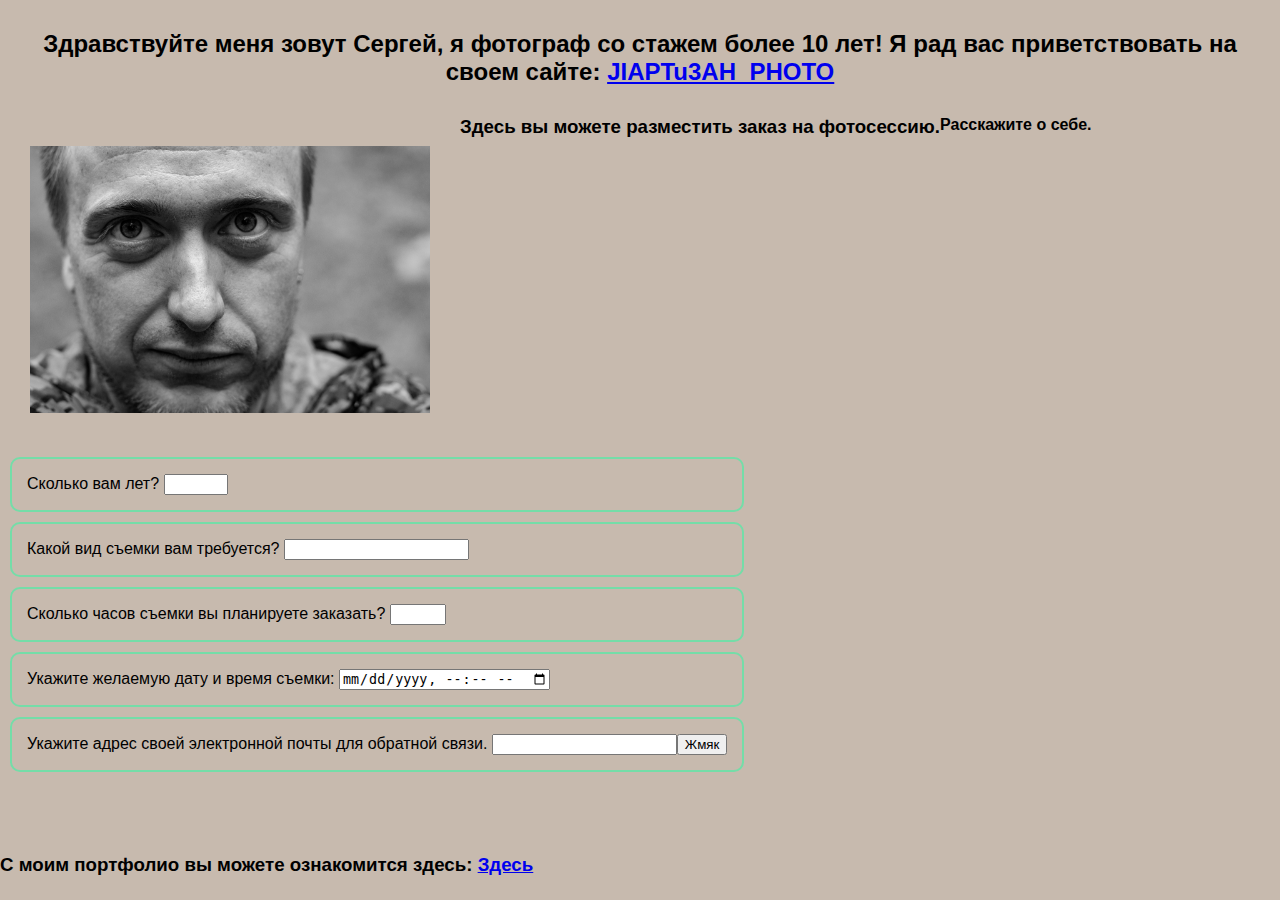
<file: index.html>
<!DOCTYPE html>
<html lang="en">
<head>
    <meta charset="UTF-8">
    <meta http-equiv="X-UA-Compatible" content="IE=edge">
    <meta name="viewport" content="width=device-width, initial-scale=1.0">
    <title>JIAPTu3AH_PHOTO</title>

    <link rel="stylesheet" href="01.css">
</head>
<body class="body">
    

    <h2 class="img">Здравствуйте меня зовут Сергей, я фотограф со стажем более 10 лет! Я рад вас приветствовать на своем сайте: <a target="_blank" href="index.html">JIAPTu3AH_PHOTO</a> </h2>

   <p class="img"><img  width="400" src="1.jpg"></p>
   <br>

    <h3>
        Здесь вы можете разместить заказ на фотосессию.
    </h3>
    <br>
    <h4>Расскажите о себе.</h4>

    <form>

        <div class="box">
            <label>Сколько вам лет?</label>
        <input type="number" max="100" min="1"></div>

        <div class="box">
            <label>Какой вид съемки вам требуется?</label>
        <input type="text" cols="10" rows="10"></div>

        <div class="box">
            <label>Сколько часов съемки вы планируете заказать?</label>
            <input type="number" max="10" min="1">

        </div>

        <div class="box">
            <label>Укажите желаемую дату и время съемки:</label>
            <input type="datetime-local">
        </div>

        <div class="box">
            <label>Укажите адрес своей электронной почты для обратной связи.</label> 
            <input type="email"><input type="button" value="Жмяк"></div>
<br>
<br>
<br>
<br>
            <h3>
                С моим портфолио вы можете ознакомится здесь:
                <a target="_blank" href="portfolio.html">Здесь</a>
            </h3>
        
            

        
    </form>










    
    
</body>
</html>
</file>
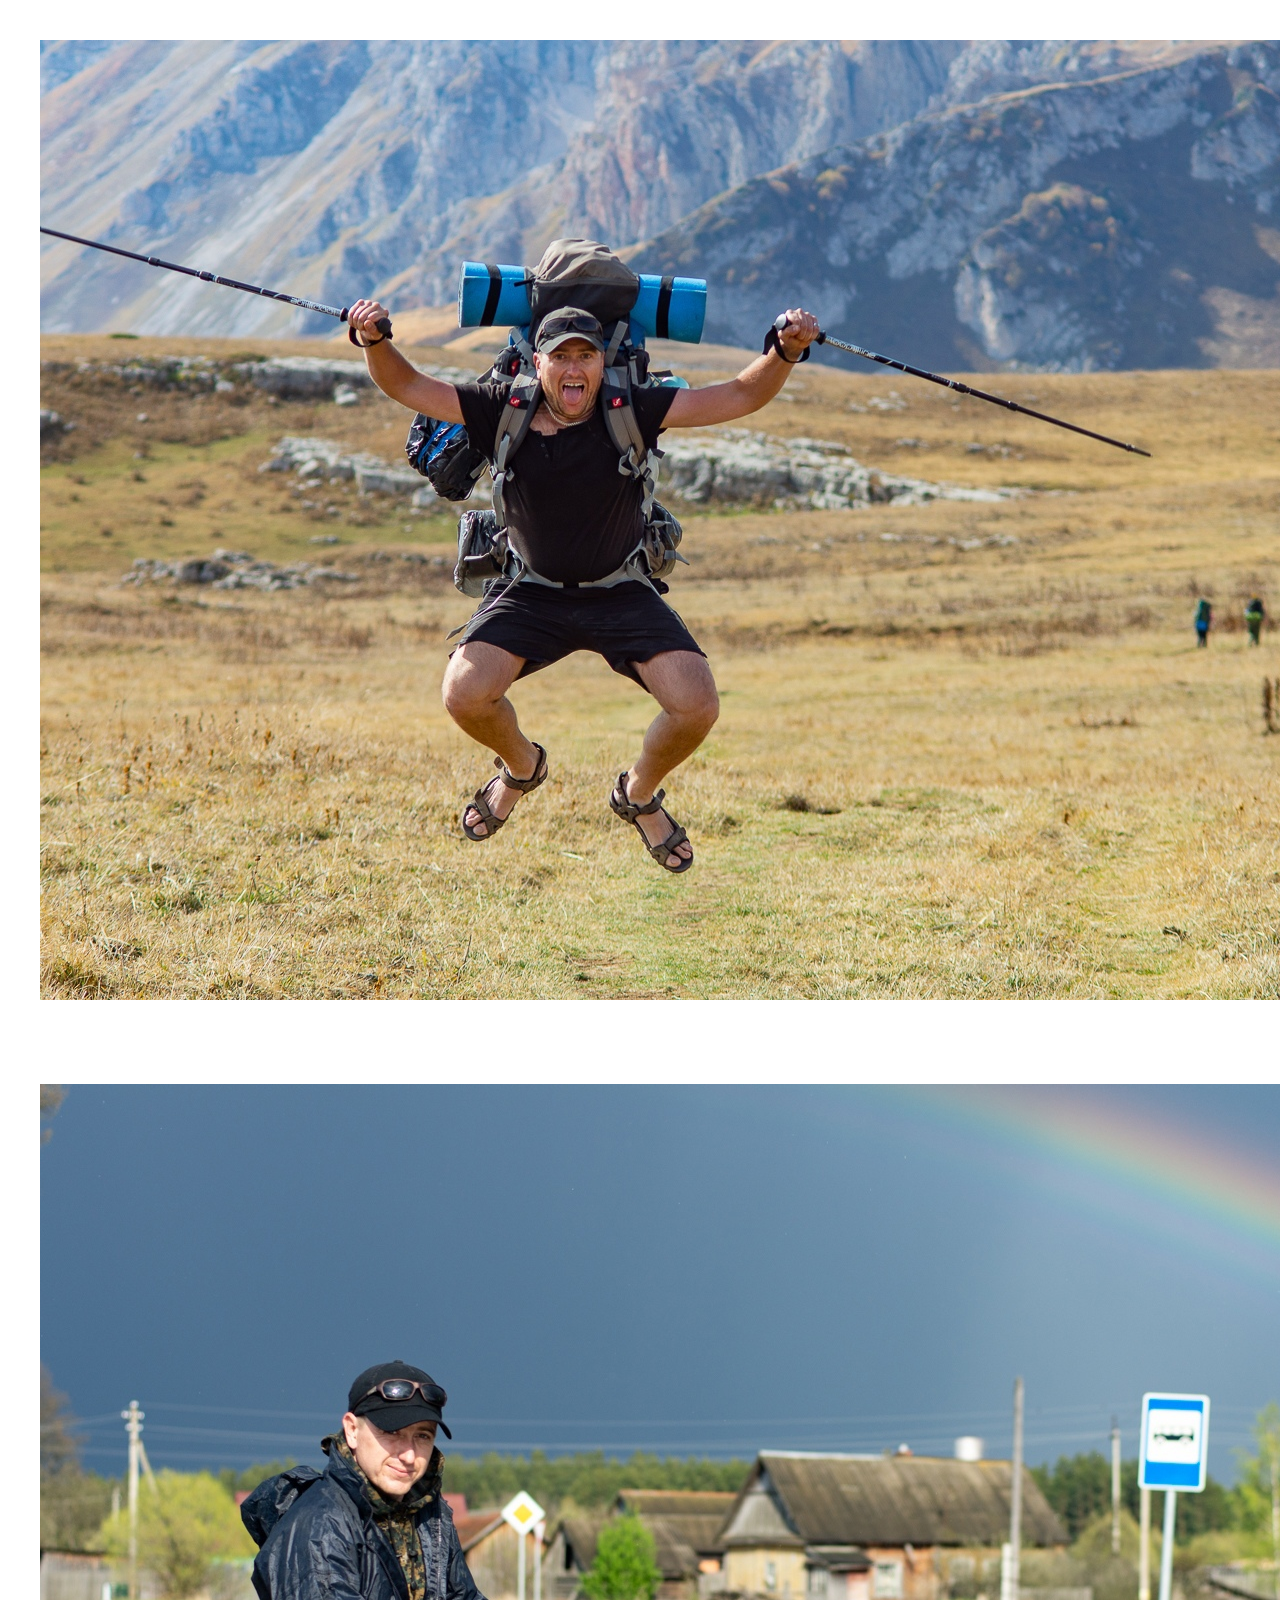
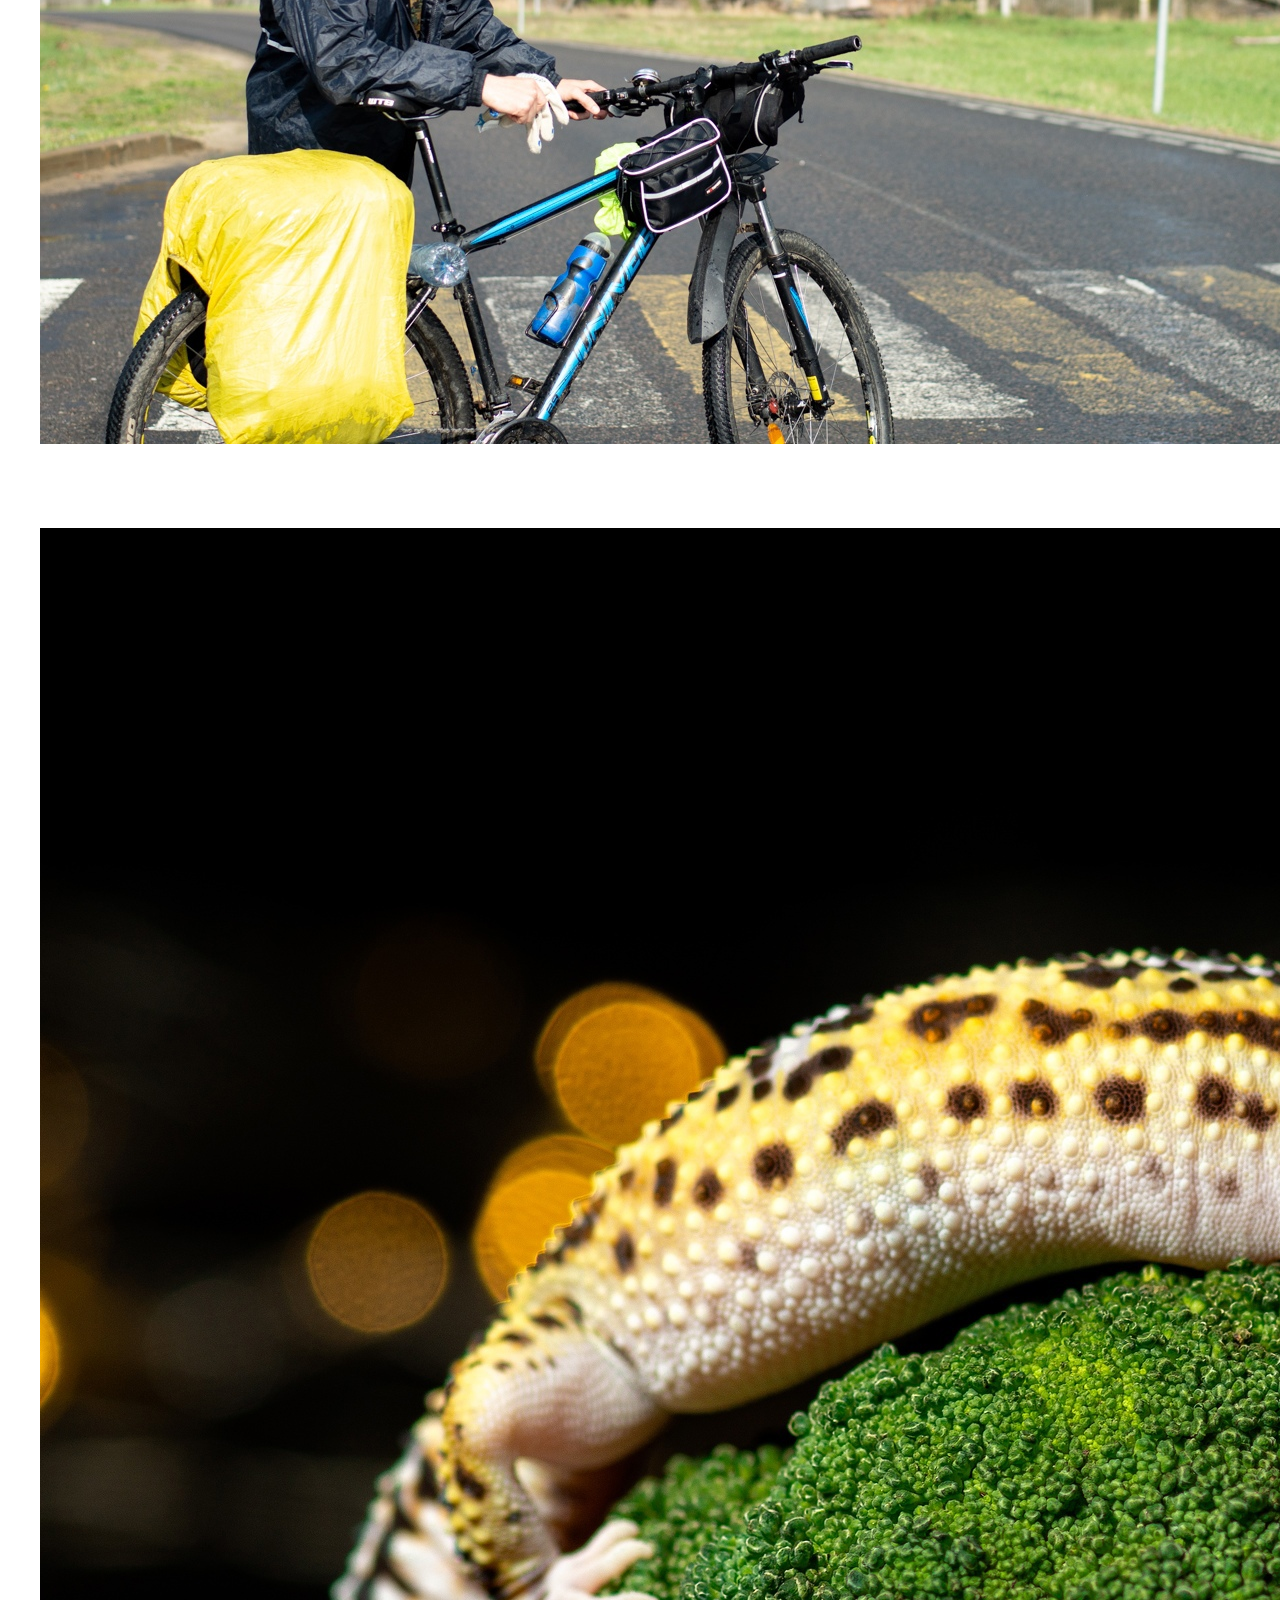
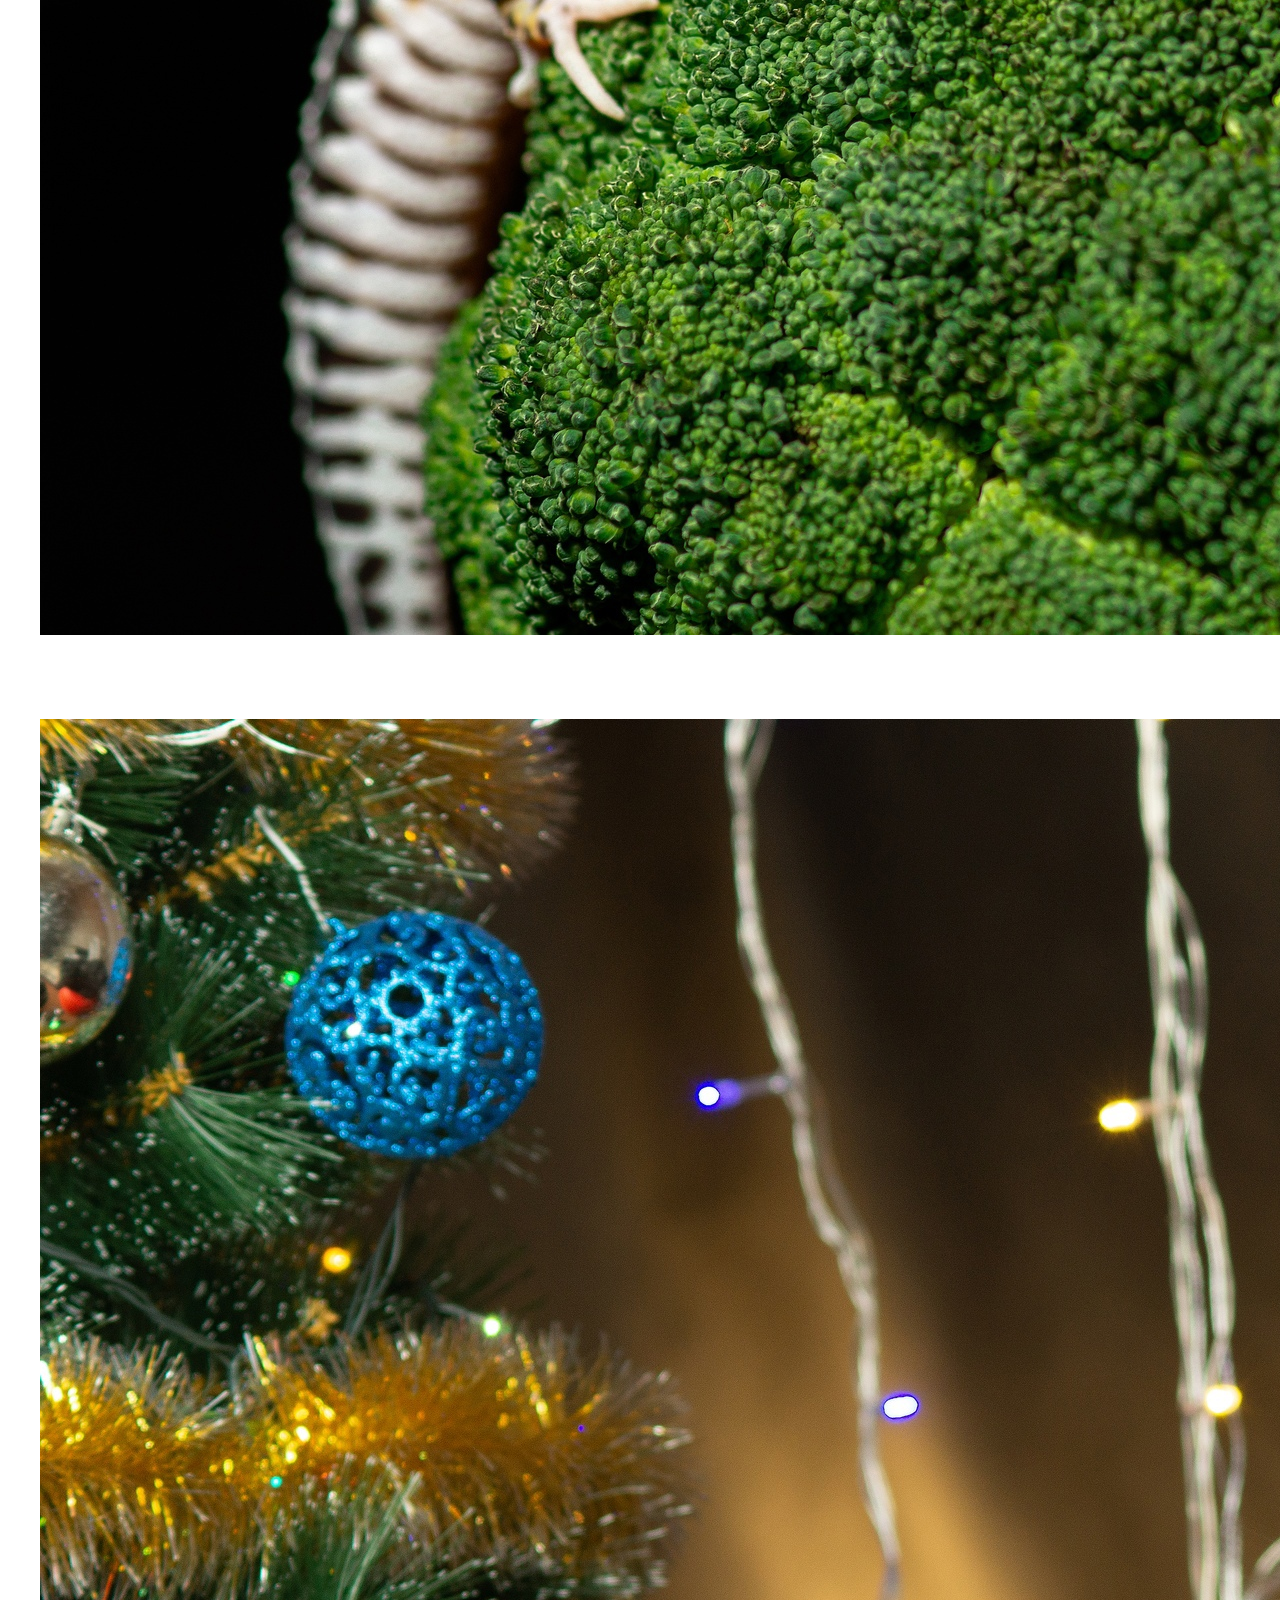
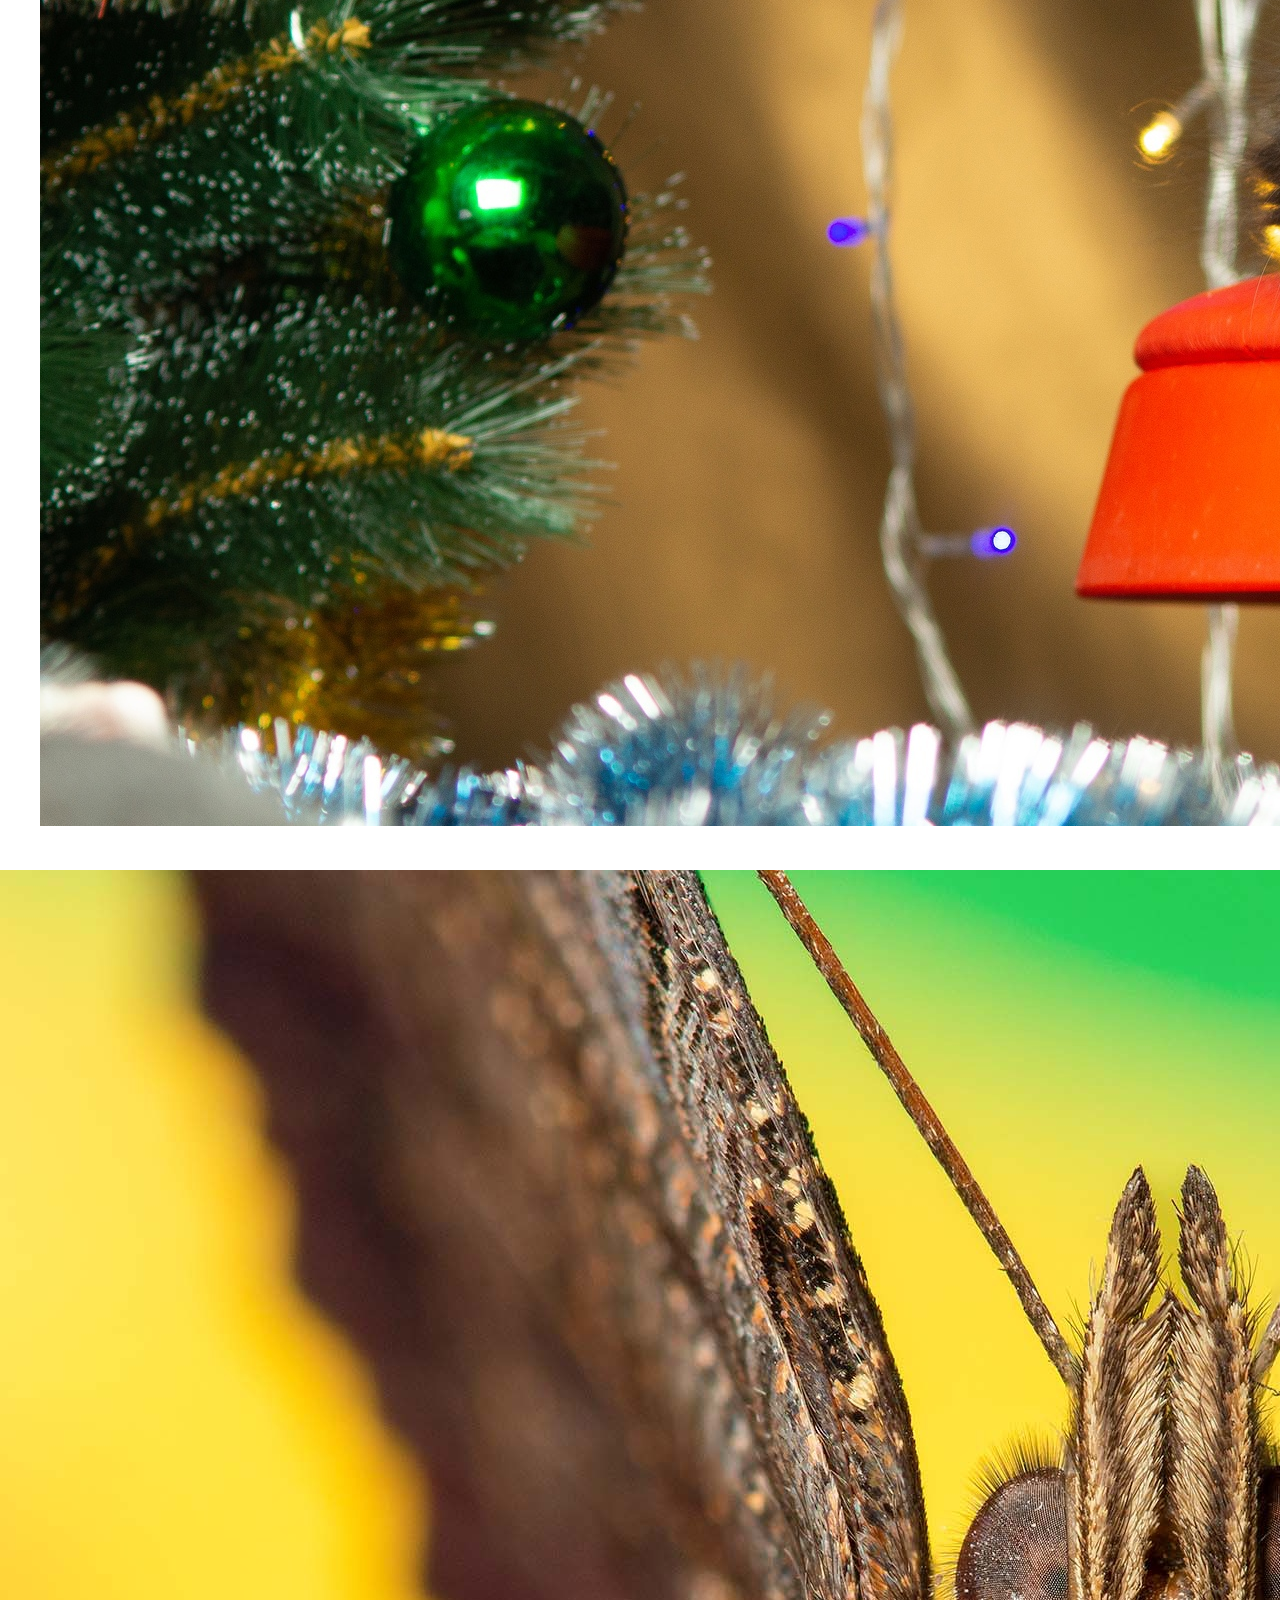
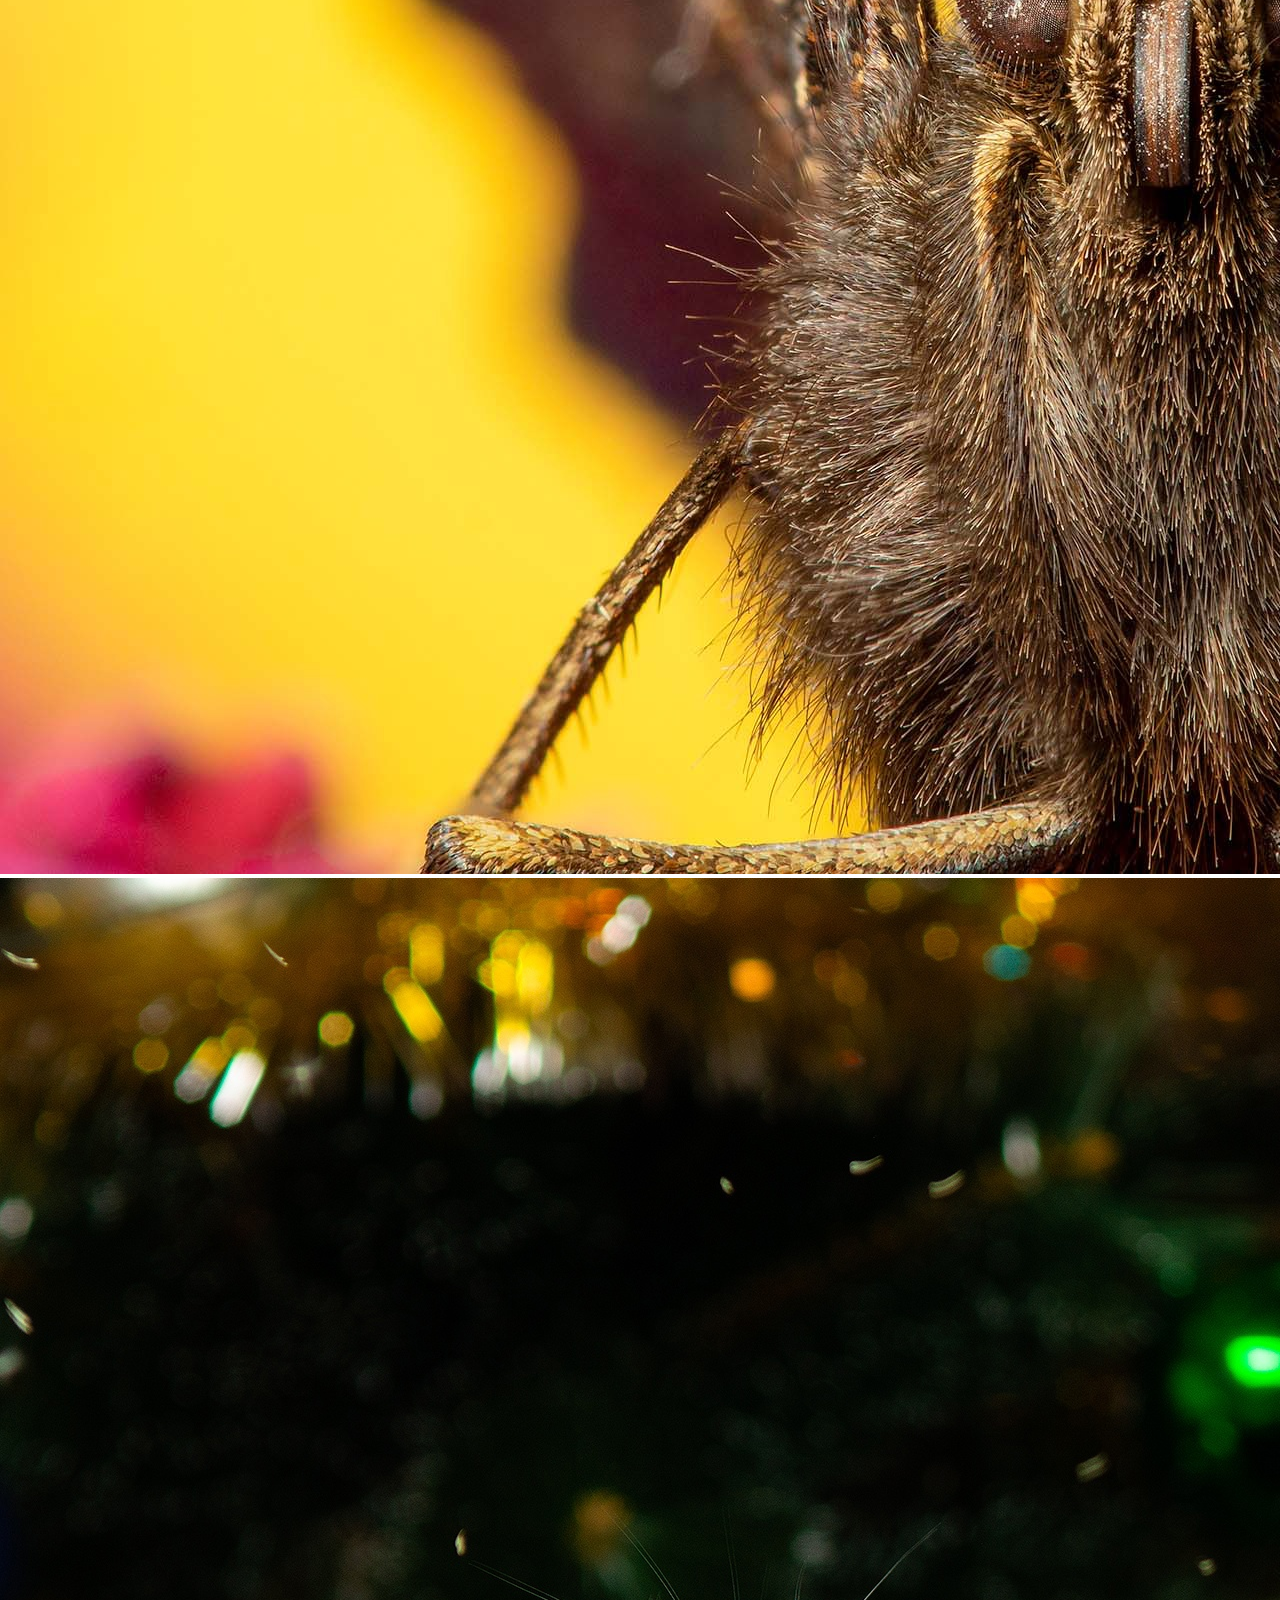
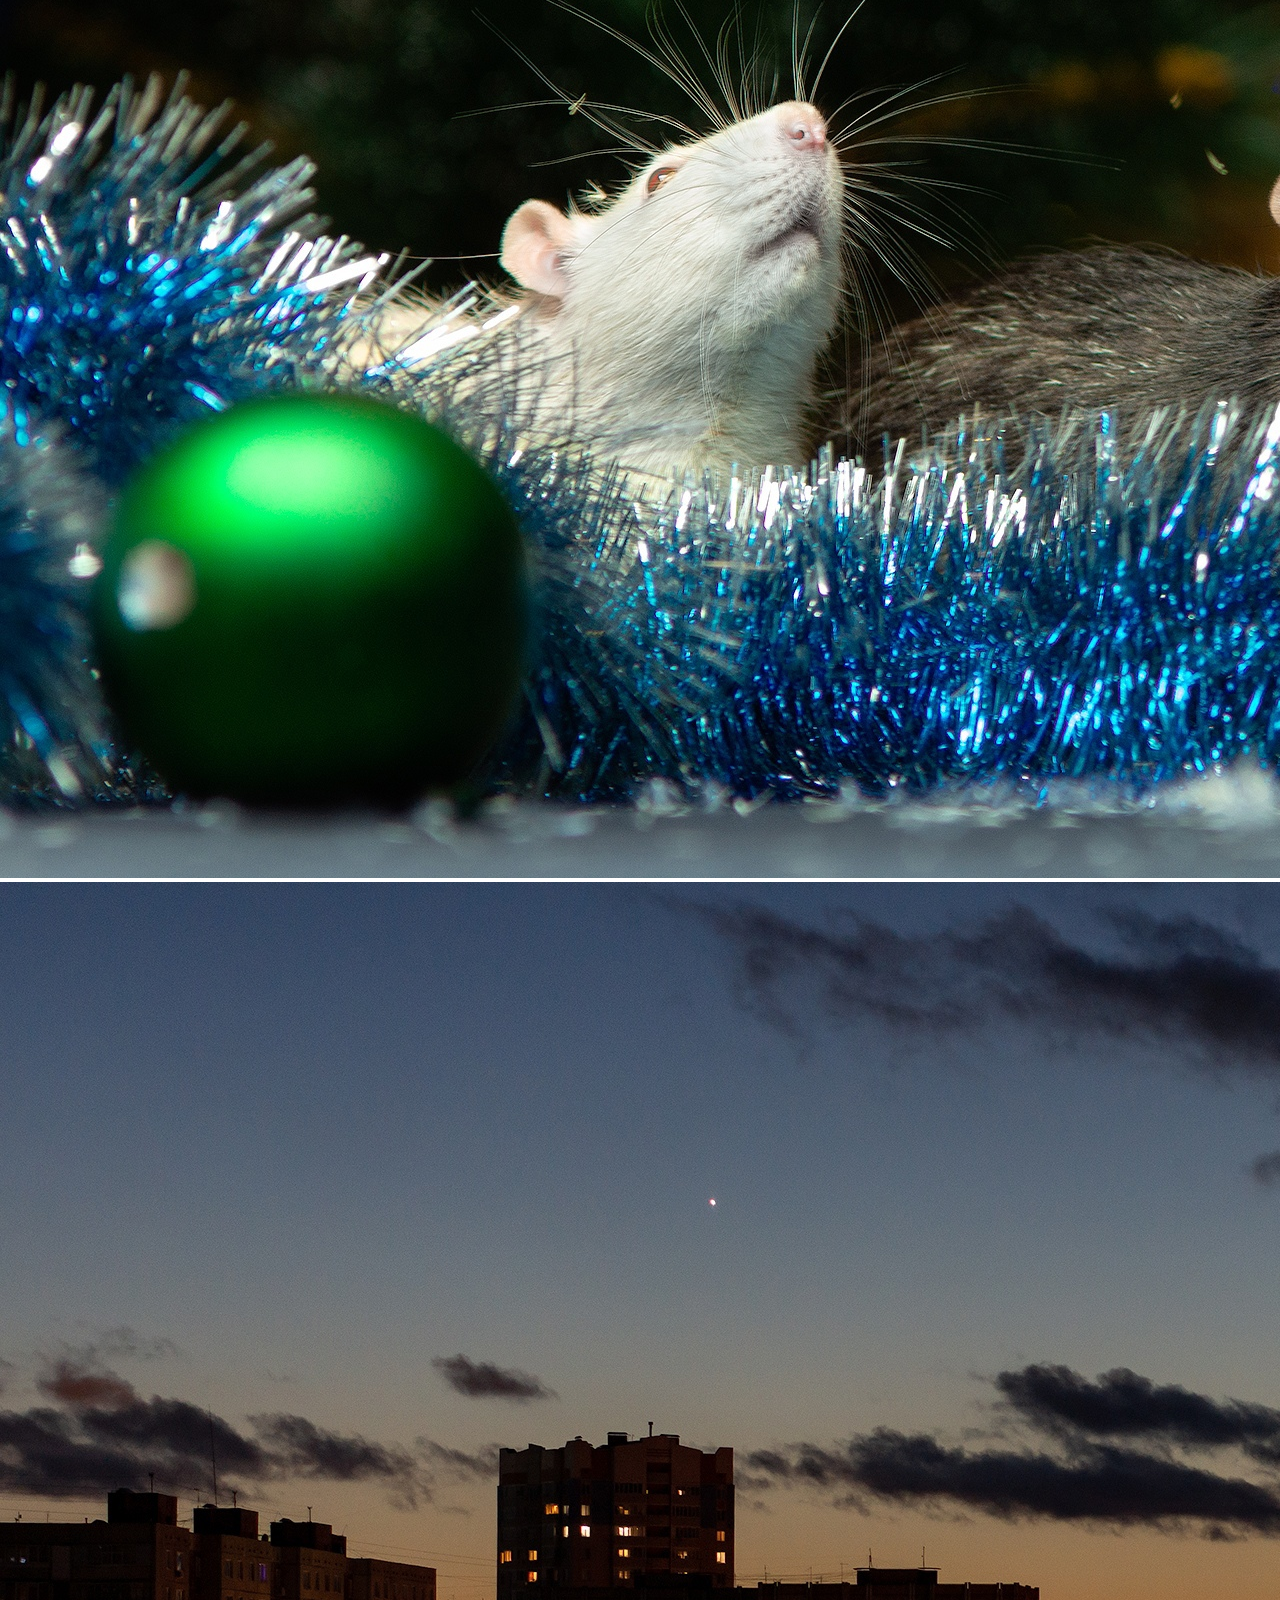
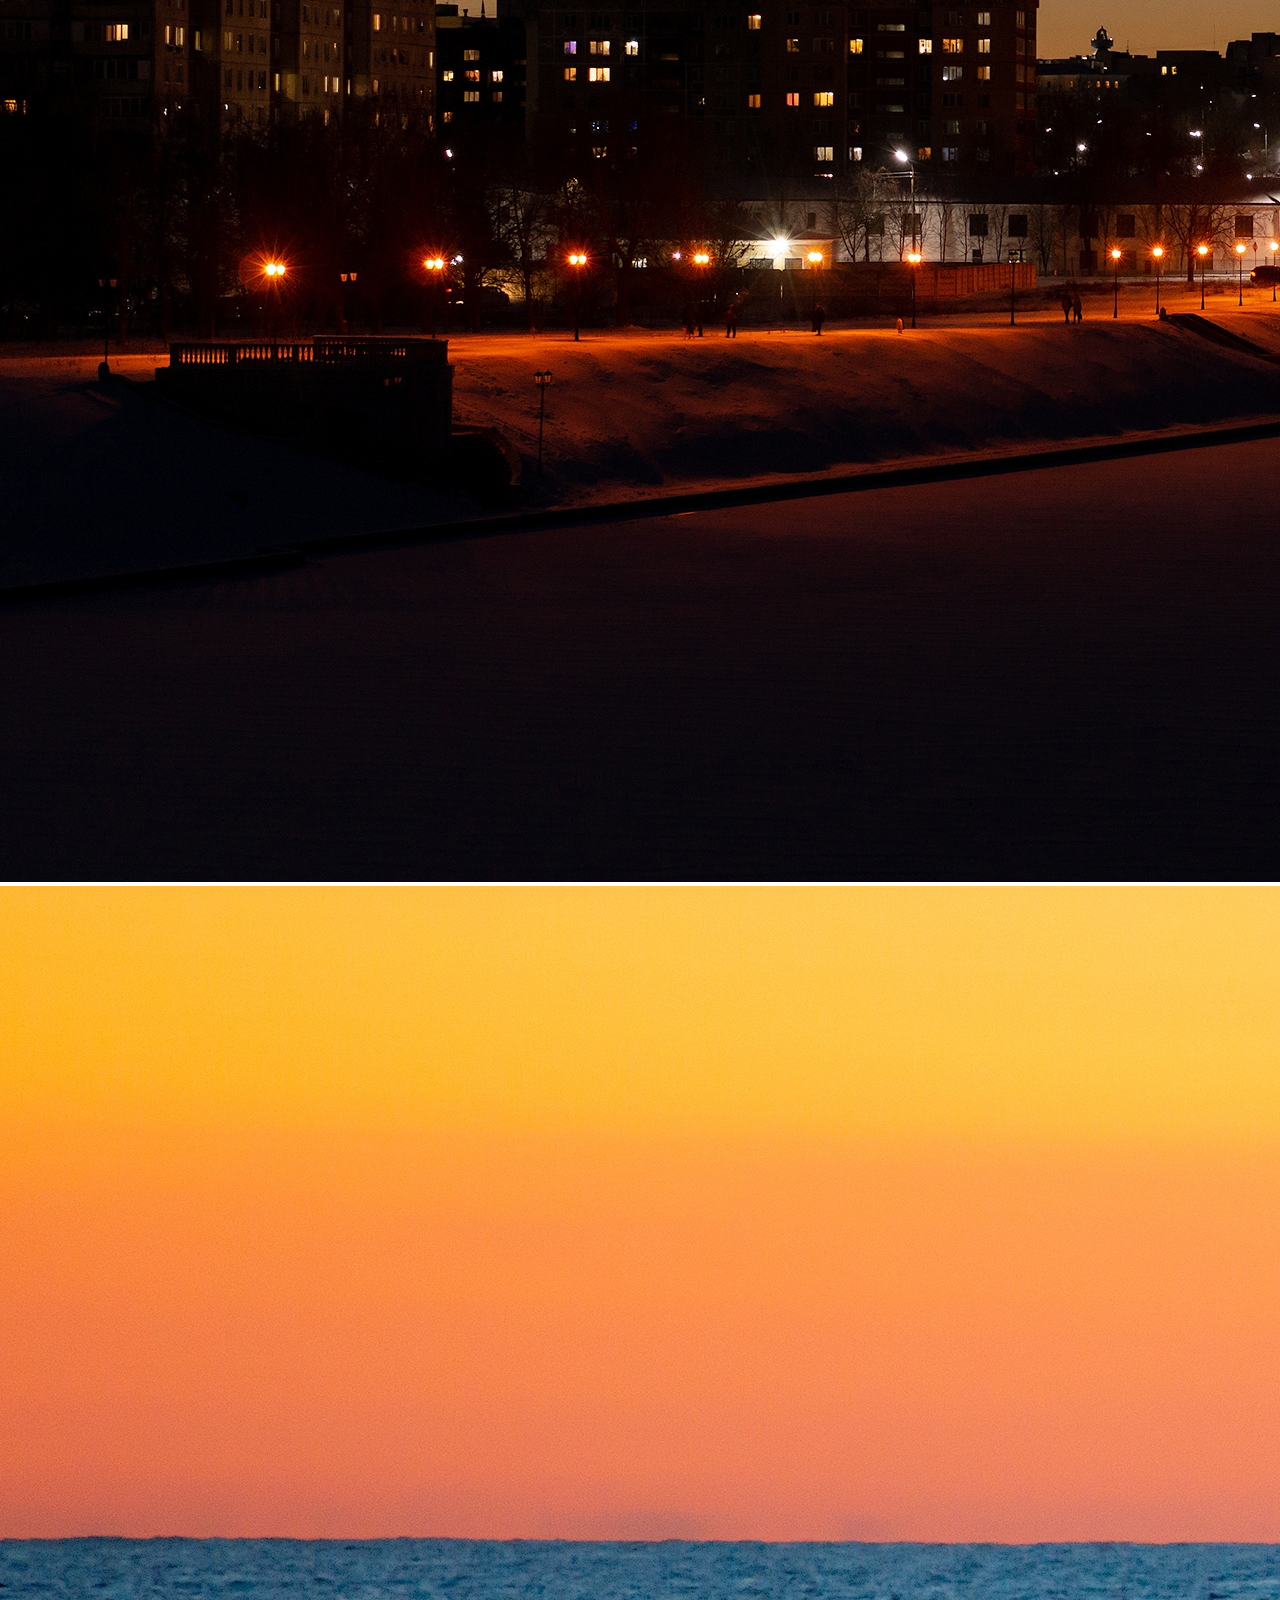
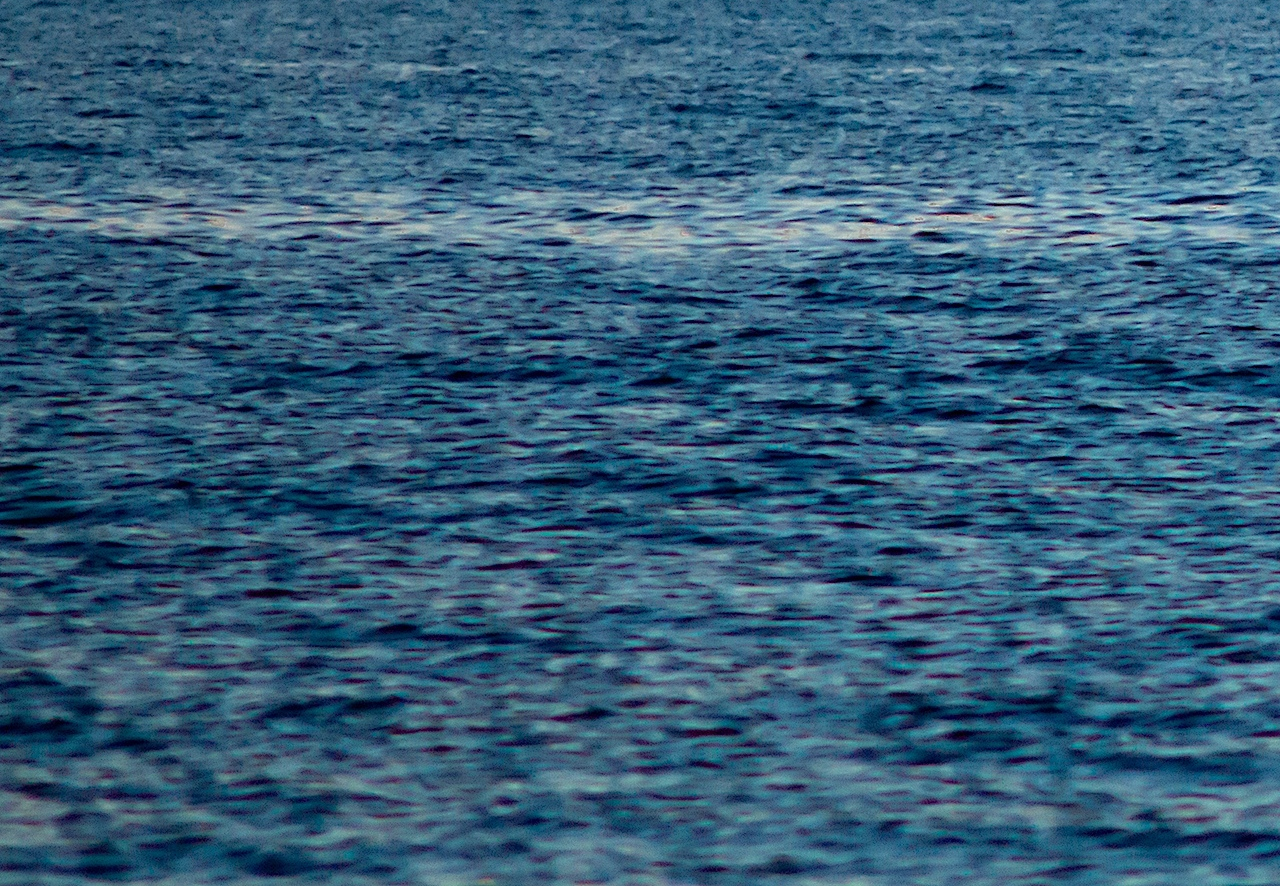
<file: portfolio.html>
<!DOCTYPE html>
<html lang="en">
<head>
    <meta charset="UTF-8">
    <meta http-equiv="X-UA-Compatible" content="IE=edge">
    <meta name="viewport" content="width=device-width, initial-scale=1.0">
    <title>Portfolio</title>
    <link rel="stylesheet" href="01.css">
</head>
<body>
    <div>
        <p class="portfolio"><img src="2.jpg"></p>
       <p class="portfolio"> <img src="3.jpg"></p>
       <p class="portfolio"><img src="4.jpg"></p> 
      <p class="portfolio"><img  src="5.jpg"></p> 
    </div>
    
    <div>
        <img  src="6.jpg">
        <img  src="7.jpg">
        <img  src="8.jpg">
        <img  src="9.jpg">
    </div>
</body>
</html>
</file>
<file: 01.css>
.body {background-color: rgb(199, 186, 174);
font-family: Verdana, Geneva, Tahoma, sans-serif;

display: flex;
flex-wrap: wrap;
}
*{margin:0; padding: auto;}
.box{
    max-width: 1000px;
    margin: 10px;
padding: 15px;
border: 2px solid rgb(116, 221, 168);
border-radius: 10px;

}
.img {
    text-align: center;
    padding: auto;
    margin: 30px;
}
.portfolio {display:inline-block;
    padding:25px;
    margin:15px;

}
</file>
